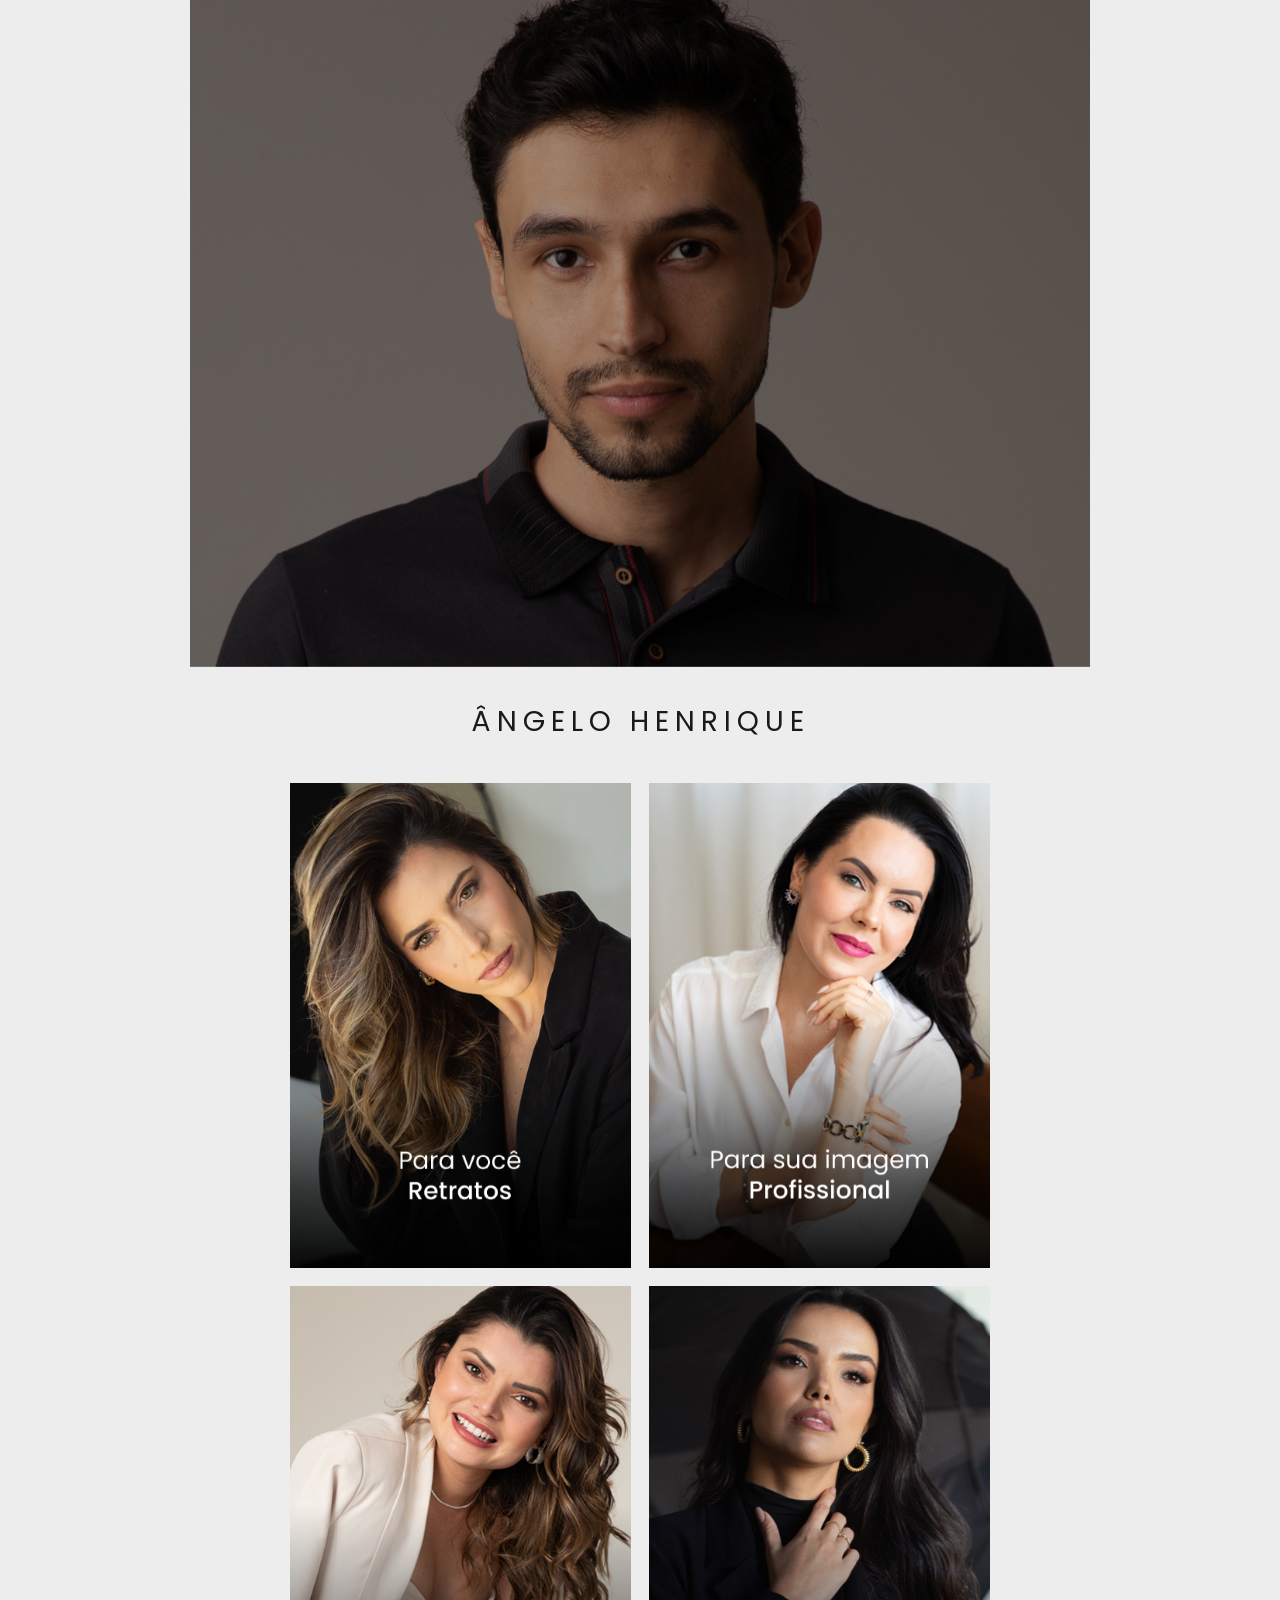
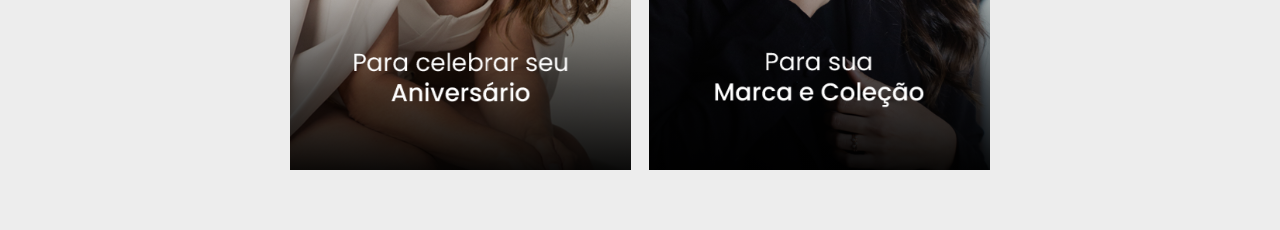
<file: index.html>
<!DOCTYPE html>
<html lang="pt-BR">
<head>
<meta charset="UTF-8">
<meta name="viewport" content="width=device-width, initial-scale=1.0, maximum-scale=1.0, user-scalable=no">
<title>Ângelo Henrique</title>

<link rel="preconnect" href="https://fonts.googleapis.com">
<link rel="preconnect" href="https://fonts.gstatic.com" crossorigin>
<link href="https://fonts.googleapis.com/css2?family=Poppins:wght@400&display=swap" rel="stylesheet">

<style>

*{
    margin:0;
    padding:0;
    box-sizing:border-box;
}

html{
    overflow-x:hidden;
}

body{
    overflow-x:hidden;
    min-height:100vh;
    font-family:'Poppins',sans-serif;
    background:url('fundo.jpg') center center / cover fixed no-repeat;
}

/* ==========================
   CAPA
========================== */

.hero{
    width:100%;
    max-width:900px;
    margin:0 auto;

    opacity:0;
    transform:translateY(-30px);

    animation:heroReveal 1.2s ease forwards;
}

.hero img{
    width:100%;
    height:auto;
    display:block;
}

/* ==========================
   CONTEÚDO
========================== */

.content{
    width:90%;
    max-width:700px;
    margin:0 auto;
    padding:34px 0 60px;
}

/* ==========================
   LOGO TEXTO
========================== */

.brand{
    text-align:center;
    font-size:28px;
    letter-spacing:6px;
    color:#1a1a1a;
    font-weight:400;

    margin-bottom:40px;

    opacity:0;
    transform:translateY(25px);

    animation:nameReveal .9s ease forwards;
    animation-delay:.3s;
}

/* ==========================
   GRID
========================== */

.grid{
    display:grid;
    grid-template-columns:repeat(2,1fr);
    gap:18px;
}

/* ==========================
   CARD
========================== */

.card{
    position:relative;
    display:block;
    overflow:hidden;
    text-decoration:none;

    opacity:0;
    transform:translateY(40px);

    animation:cardReveal .9s ease forwards;
}

.card::before{
    content:"";
    display:block;
    padding-top:142.2%;
}

/* FOTO DO BOTÃO */

.card-bg{
    position:absolute;
    inset:0;

    background-size:cover;
    background-position:center;

    transition:transform 6s cubic-bezier(.19,1,.22,1);
}

.card:hover .card-bg{
    transform:scale(1.06);
}

.card:active .card-bg{
    transform:scale(1.06);
}

/* GRADIENTE VIA CÓDIGO (NOVO) */

.card::after{
    content:"";
    position:absolute;
    left:0;
    right:0;
    bottom:0;
    height:55%;

    background:linear-gradient(
        to top,
        rgba(0,0,0,0.95) 0%,
        rgba(0,0,0,0.70) 30%,
        rgba(0,0,0,0.30) 65%,
        rgba(0,0,0,0) 100%
    );

    pointer-events:none;
    z-index:1;
}

/* ==========================
   PNG TEXTO
========================== */

.text-wrap{
    position:absolute;
    left:0;
    right:0;
    bottom:0;

    overflow:hidden;

    display:flex;
    justify-content:center;
    align-items:flex-end;

    padding-bottom:20px;
    z-index:2;
}

.text-wrap img{
    width:100%; 
    max-width:none;
    display:block;

    opacity:0;
    transform:translateY(80px);

    animation:textReveal 1s ease forwards;
}

/* ==========================
   IMAGENS
========================== */

.retratos .card-bg{
    background-image:url('retratos.jpg');
}

.profissional .card-bg{
    background-image:url('profissional.jpg');
}

.aniversario .card-bg{
    background-image:url('aniversario.jpg');
}

.marcas .card-bg{
    background-image:url('marcas.jpg');
}

/* ==========================
   CASCATA DAS ANIMAÇÕES
========================== */

.card:nth-child(1){ animation-delay:.80s; }
.card:nth-child(2){ animation-delay:.95s; }
.card:nth-child(3){ animation-delay:1.10s; }
.card:nth-child(4){ animation-delay:1.25s; }

.card:nth-child(1) .text-wrap img{ animation-delay:1.05s; }
.card:nth-child(2) .text-wrap img{ animation-delay:1.20s; }
.card:nth-child(3) .text-wrap img{ animation-delay:1.35s; }
.card:nth-child(4) .text-wrap img{ animation-delay:1.50s; }

/* ==========================
   KEYFRAMES
========================== */

@keyframes heroReveal{
    to{ opacity:1; transform:translateY(0); }
}

@keyframes nameReveal{
    to{ opacity:1; transform:translateY(0); }
}

@keyframes cardReveal{
    to{ opacity:1; transform:translateY(0); }
}

@keyframes textReveal{
    to{ opacity:1; transform:translateY(0); }
}

/* ==========================
   MOBILE
========================== */

@media (max-width:480px){

    .content{
        width:92%;
    }

    .brand{
        font-size:24px; 
        letter-spacing:5px;
        margin-bottom:32px;
    }

    .grid{
        gap:14px;
    }

    .text-wrap{
        padding-bottom:16px;
    }

    .text-wrap img{
        width:105%; 
    }
}

</style>
</head>

<body>

<section class="hero">
    <img src="angelo.jpg" alt="Ângelo Henrique">
</section>

<main class="content">

    <h1 class="brand">ÂNGELO HENRIQUE</h1>

    <div class="grid">

        <a class="card retratos"
        href="https://api.whatsapp.com/send/?phone=5531972055172&text=Ol%C3%A1+%C3%82ngelo%2C+gostaria+de+saber+mais+sobre+uma+sess%C3%A3o+de+retratos.&type=phone_number&app_absent=0"
        target="_blank">
            <div class="card-bg"></div>
            <div class="text-wrap">
                <img src="textoretratos.png" alt="Retratos">
            </div>
        </a>

        <a class="card profissional"
        href="https://api.whatsapp.com/send/?phone=5531972055172&text=Ol%C3%A1+%C3%82ngelo%2C+gostaria+de+saber+mais+sobre+uma+sess%C3%A3o+para+minha+imagem+profissional.&type=phone_number&app_absent=0"
        target="_blank">
            <div class="card-bg"></div>
            <div class="text-wrap">
                <img src="textoprofissional.png" alt="Profissional">
            </div>
        </a>

        <a class="card aniversario"
        href="https://api.whatsapp.com/send/?phone=5531972055172&text=Ol%C3%A1+%C3%82ngelo%2C+gostaria+de+saber+mais+sobre+uma+sess%C3%A3o+para+o+meu+anivers%C3%A1rio.&type=phone_number&app_absent=0"
        target="_blank">
            <div class="card-bg"></div>
            <div class="text-wrap">
                <img src="textoaniversario.png" alt="Aniversário">
            </div>
        </a>

        <a class="card marcas"
        href="https://api.whatsapp.com/send/?phone=5531972055172&text=Ol%C3%A1+%C3%82ngelo%2C+gostaria+de+saber+mais+sobre+uma+sess%C3%A3o+para+minha+marca.&type=phone_number&app_absent=0"
        target="_blank">
            <div class="card-bg"></div>
            <div class="text-wrap">
                <img src="textomarcas.png" alt="Marcas e Coleção">
            </div>
        </a>

    </div>

</main>

<script>
    document.addEventListener('wheel', function(e) {
        if (e.ctrlKey) { e.preventDefault(); }
    }, { passive: false });

    document.addEventListener('keydown', function(e) {
        if (e.ctrlKey && (e.key === '+' || e.key === '-' || e.key === '0' || e.keyCode === 187 || e.keyCode === 189)) {
            e.preventDefault();
        }
    });
</script>

</body>
</html>
</file>
